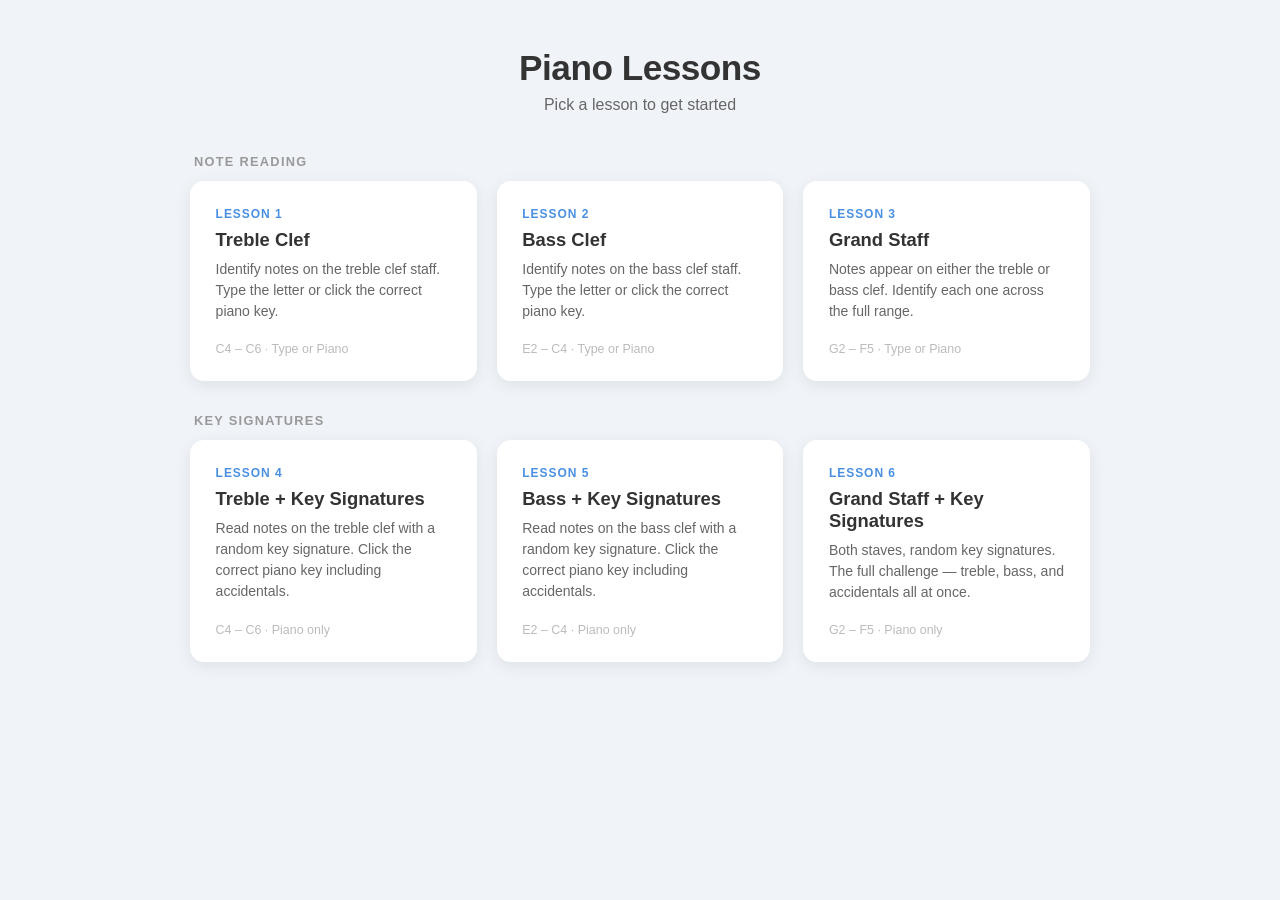
<file: index.html>
<!DOCTYPE html>
<html lang="en">
<head>
    <meta charset="UTF-8">
    <meta name="viewport" content="width=device-width, initial-scale=1.0">
    <title>Piano Lessons</title>
    <style>
        :root { --primary: #4a90e2; }
        * { box-sizing: border-box; margin: 0; padding: 0; }
        body {
            font-family: 'Segoe UI', Tahoma, Geneva, Verdana, sans-serif;
            background: #f0f4f8; min-height: 100vh;
            padding: 3rem 1rem; color: #333;
        }
        header { text-align: center; margin-bottom: 2.5rem; }
        header h1 { font-size: 2.2rem; letter-spacing: -0.5px; }
        header p { margin-top: 0.5rem; color: #666; font-size: 1rem; }

        .section-label {
            max-width: 900px; margin: 2rem auto 0.75rem;
            font-size: 0.8rem; font-weight: 700; letter-spacing: 0.1em;
            text-transform: uppercase; color: #999; padding: 0 0.25rem;
        }
        .lessons {
            display: grid;
            grid-template-columns: repeat(auto-fill, minmax(260px, 1fr));
            gap: 1.25rem; max-width: 900px; margin: 0 auto;
        }
        .lesson-card {
            background: white; border-radius: 14px;
            box-shadow: 0 4px 16px rgba(0,0,0,0.08);
            padding: 1.6rem; text-decoration: none; color: inherit;
            transition: transform 0.15s, box-shadow 0.15s;
            display: flex; flex-direction: column; gap: 0.5rem;
        }
        .lesson-card:hover { transform: translateY(-3px); box-shadow: 0 8px 24px rgba(0,0,0,0.13); }
        .lesson-number { font-size: 0.75rem; font-weight: 700; text-transform: uppercase; letter-spacing: 0.08em; color: var(--primary); }
        .lesson-title  { font-size: 1.15rem; font-weight: 700; }
        .lesson-desc   { font-size: 0.875rem; color: #666; line-height: 1.5; }
        .lesson-badge  { margin-top: auto; padding-top: 0.75rem; font-size: 0.78rem; color: #bbb; }
    </style>
</head>
<body>
<header>
    <h1>Piano Lessons</h1>
    <p>Pick a lesson to get started</p>
</header>

<div class="section-label">Note Reading</div>
<div class="lessons">
    <a href="lesson1.html" class="lesson-card">
        <div class="lesson-number">Lesson 1</div>
        <div class="lesson-title">Treble Clef</div>
        <div class="lesson-desc">Identify notes on the treble clef staff. Type the letter or click the correct piano key.</div>
        <div class="lesson-badge">C4 &ndash; C6 &middot; Type or Piano</div>
    </a>
    <a href="lesson2.html" class="lesson-card">
        <div class="lesson-number">Lesson 2</div>
        <div class="lesson-title">Bass Clef</div>
        <div class="lesson-desc">Identify notes on the bass clef staff. Type the letter or click the correct piano key.</div>
        <div class="lesson-badge">E2 &ndash; C4 &middot; Type or Piano</div>
    </a>
    <a href="lesson3.html" class="lesson-card">
        <div class="lesson-number">Lesson 3</div>
        <div class="lesson-title">Grand Staff</div>
        <div class="lesson-desc">Notes appear on either the treble or bass clef. Identify each one across the full range.</div>
        <div class="lesson-badge">G2 &ndash; F5 &middot; Type or Piano</div>
    </a>
</div>

<div class="section-label">Key Signatures</div>
<div class="lessons">
    <a href="lesson4.html" class="lesson-card">
        <div class="lesson-number">Lesson 4</div>
        <div class="lesson-title">Treble + Key Signatures</div>
        <div class="lesson-desc">Read notes on the treble clef with a random key signature. Click the correct piano key including accidentals.</div>
        <div class="lesson-badge">C4 &ndash; C6 &middot; Piano only</div>
    </a>
    <a href="lesson5.html" class="lesson-card">
        <div class="lesson-number">Lesson 5</div>
        <div class="lesson-title">Bass + Key Signatures</div>
        <div class="lesson-desc">Read notes on the bass clef with a random key signature. Click the correct piano key including accidentals.</div>
        <div class="lesson-badge">E2 &ndash; C4 &middot; Piano only</div>
    </a>
    <a href="lesson6.html" class="lesson-card">
        <div class="lesson-number">Lesson 6</div>
        <div class="lesson-title">Grand Staff + Key Signatures</div>
        <div class="lesson-desc">Both staves, random key signatures. The full challenge &mdash; treble, bass, and accidentals all at once.</div>
        <div class="lesson-badge">G2 &ndash; F5 &middot; Piano only</div>
    </a>
</div>
</body>
</html>
</file>
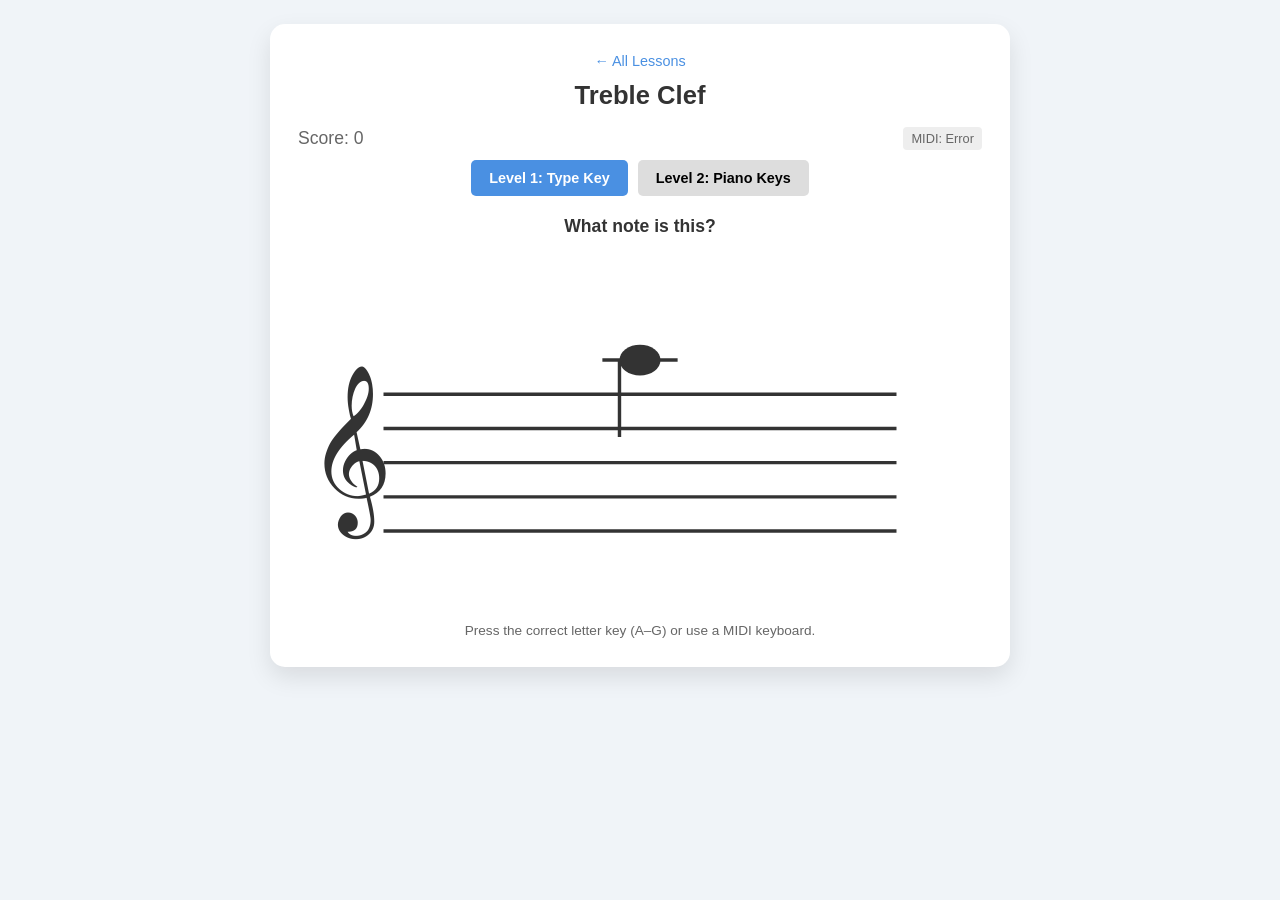
<file: lesson1.html>
<!DOCTYPE html>
<html lang="en">
<head>
    <meta charset="UTF-8">
    <meta name="viewport" content="width=device-width, initial-scale=1.0">
    <title>Lesson 1: Treble Clef</title>
    <link rel="stylesheet" href="shared.css">
</head>
<body>
<div class="game-container">
    <a href="index.html" class="back-link">&larr; All Lessons</a>
    <h1>Treble Clef</h1>
    <div class="status-bar">
        <div class="score-board">Score: <span id="score">0</span></div>
        <div id="midi-status" class="midi-status">MIDI: Not Connected</div>
    </div>
    <div id="controls" class="controls">
        <button id="btn-level-1" class="active" onclick="setLevel(1)">Level 1: Type Key</button>
        <button id="btn-level-2" onclick="setLevel(2)">Level 2: Piano Keys</button>
    </div>
    <div class="feedback" id="feedback">Listen to the note...</div>
    <div class="staff-container">
        <svg width="400" height="190" viewBox="0 0 400 190">
            <text x="5" y="135" font-size="85" class="clef-symbol">&#119070;</text>
            <line x1="50" y1="75"  x2="350" y2="75"  class="staff-line"/>
            <line x1="50" y1="95"  x2="350" y2="95"  class="staff-line"/>
            <line x1="50" y1="115" x2="350" y2="115" class="staff-line"/>
            <line x1="50" y1="135" x2="350" y2="135" class="staff-line"/>
            <line x1="50" y1="155" x2="350" y2="155" class="staff-line"/>
            <g id="note-group">
                <line id="ledger-line-low"  x1="178" y1="0" x2="222" y2="0" class="ledger-line" style="display:none"/>
                <line id="ledger-line-high" x1="178" y1="0" x2="222" y2="0" class="ledger-line" style="display:none"/>
                <ellipse id="note-head" cx="200" cy="0" rx="12" ry="9" class="note-head"/>
                <line id="note-stem" x1="0" y1="0" x2="0" y2="0" class="note-stem" style="display:none"/>
            </g>
        </svg>
    </div>
    <div class="piano-scroll"><div id="keyboard-area" class="piano"></div></div>
    <div class="instructions" id="instructions">Press the correct letter key (A&ndash;G) or use a MIDI keyboard.</div>
</div>
<script>
window.LESSON_CONFIG = {
    clefType: 'treble',
    pianoOnly: false,
    useKeySignatures: false,
    pianoMin: 60,
    pianoMax: 84,
    notesData: [
        { name:'C', octave:4, freq: 261.63, y:175, stemDown:false, ledgerLow:1, ledgerHigh:0, midi:60 },
        { name:'D', octave:4, freq: 293.66, y:165, stemDown:false, ledgerLow:0, ledgerHigh:0, midi:62 },
        { name:'E', octave:4, freq: 329.63, y:155, stemDown:false, ledgerLow:0, ledgerHigh:0, midi:64 },
        { name:'F', octave:4, freq: 349.23, y:145, stemDown:false, ledgerLow:0, ledgerHigh:0, midi:65 },
        { name:'G', octave:4, freq: 392.00, y:135, stemDown:false, ledgerLow:0, ledgerHigh:0, midi:67 },
        { name:'A', octave:4, freq: 440.00, y:125, stemDown:false, ledgerLow:0, ledgerHigh:0, midi:69 },
        { name:'B', octave:4, freq: 493.88, y:115, stemDown:false, ledgerLow:0, ledgerHigh:0, midi:71 },
        { name:'C', octave:5, freq: 523.25, y:105, stemDown:false, ledgerLow:0, ledgerHigh:0, midi:72 },
        { name:'D', octave:5, freq: 587.33, y: 95, stemDown:true,  ledgerLow:0, ledgerHigh:0, midi:74 },
        { name:'E', octave:5, freq: 659.25, y: 85, stemDown:true,  ledgerLow:0, ledgerHigh:0, midi:76 },
        { name:'F', octave:5, freq: 698.46, y: 75, stemDown:true,  ledgerLow:0, ledgerHigh:0, midi:77 },
        { name:'G', octave:5, freq: 783.99, y: 65, stemDown:true,  ledgerLow:0, ledgerHigh:0, midi:79 },
        { name:'A', octave:5, freq: 880.00, y: 55, stemDown:true,  ledgerLow:0, ledgerHigh:1, midi:81 },
        { name:'B', octave:5, freq: 987.77, y: 45, stemDown:true,  ledgerLow:0, ledgerHigh:1, midi:83 },
        { name:'C', octave:6, freq:1046.50, y: 35, stemDown:true,  ledgerLow:0, ledgerHigh:2, midi:84 },
    ],
};
</script>
<script src="game.js"></script>
</body>
</html>
</file>
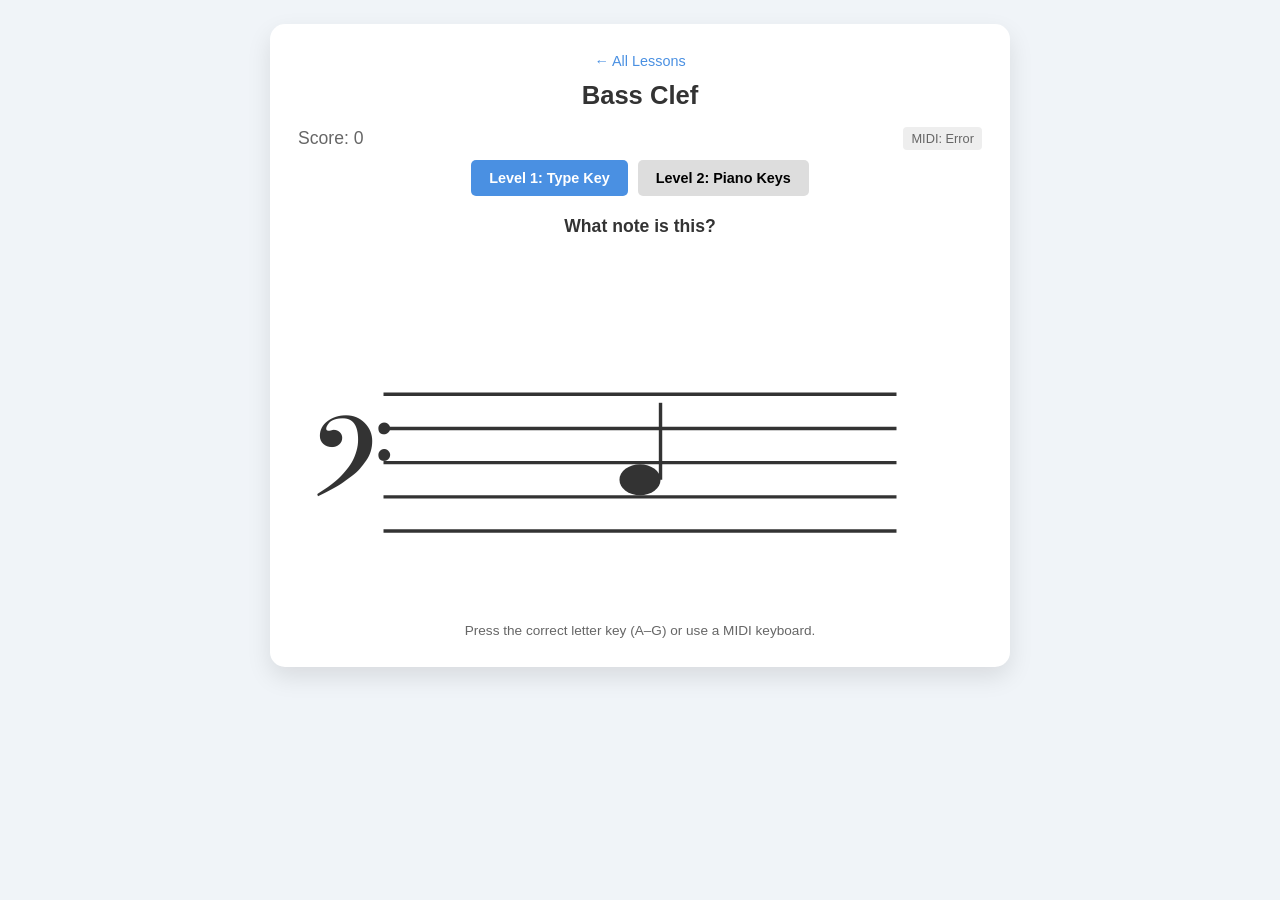
<file: lesson2.html>
<!DOCTYPE html>
<html lang="en">
<head>
    <meta charset="UTF-8">
    <meta name="viewport" content="width=device-width, initial-scale=1.0">
    <title>Lesson 2: Bass Clef</title>
    <link rel="stylesheet" href="shared.css">
</head>
<body>
<div class="game-container">
    <a href="index.html" class="back-link">&larr; All Lessons</a>
    <h1>Bass Clef</h1>
    <div class="status-bar">
        <div class="score-board">Score: <span id="score">0</span></div>
        <div id="midi-status" class="midi-status">MIDI: Not Connected</div>
    </div>
    <div id="controls" class="controls">
        <button id="btn-level-1" class="active" onclick="setLevel(1)">Level 1: Type Key</button>
        <button id="btn-level-2" onclick="setLevel(2)">Level 2: Piano Keys</button>
    </div>
    <div class="feedback" id="feedback">Listen to the note...</div>
    <div class="staff-container">
        <svg width="400" height="190" viewBox="0 0 400 190">
            <text x="5" y="148" font-size="80" class="clef-symbol">&#119074;</text>
            <line x1="50" y1="75"  x2="350" y2="75"  class="staff-line"/>
            <line x1="50" y1="95"  x2="350" y2="95"  class="staff-line"/>
            <line x1="50" y1="115" x2="350" y2="115" class="staff-line"/>
            <line x1="50" y1="135" x2="350" y2="135" class="staff-line"/>
            <line x1="50" y1="155" x2="350" y2="155" class="staff-line"/>
            <g id="note-group">
                <line id="ledger-line-low"  x1="178" y1="0" x2="222" y2="0" class="ledger-line" style="display:none"/>
                <line id="ledger-line-high" x1="178" y1="0" x2="222" y2="0" class="ledger-line" style="display:none"/>
                <ellipse id="note-head" cx="200" cy="0" rx="12" ry="9" class="note-head"/>
                <line id="note-stem" x1="0" y1="0" x2="0" y2="0" class="note-stem" style="display:none"/>
            </g>
        </svg>
    </div>
    <div class="piano-scroll"><div id="keyboard-area" class="piano"></div></div>
    <div class="instructions" id="instructions">Press the correct letter key (A&ndash;G) or use a MIDI keyboard.</div>
</div>
<script>
// Bass clef staff lines (same y coords): G2=155, B2=135, D3=115, F3=95, A3=75
window.LESSON_CONFIG = {
    clefType: 'bass',
    pianoOnly: false,
    useKeySignatures: false,
    pianoMin: 36,  // C2
    pianoMax: 60,  // C4
    notesData: [
        { name:'E', octave:2, freq:  82.41, y:175, stemDown:false, ledgerLow:1, ledgerHigh:0, midi:40 },
        { name:'F', octave:2, freq:  87.31, y:165, stemDown:false, ledgerLow:0, ledgerHigh:0, midi:41 },
        { name:'G', octave:2, freq:  98.00, y:155, stemDown:false, ledgerLow:0, ledgerHigh:0, midi:43 },
        { name:'A', octave:2, freq: 110.00, y:145, stemDown:false, ledgerLow:0, ledgerHigh:0, midi:45 },
        { name:'B', octave:2, freq: 123.47, y:135, stemDown:false, ledgerLow:0, ledgerHigh:0, midi:47 },
        { name:'C', octave:3, freq: 130.81, y:125, stemDown:false, ledgerLow:0, ledgerHigh:0, midi:48 },
        { name:'D', octave:3, freq: 146.83, y:115, stemDown:false, ledgerLow:0, ledgerHigh:0, midi:50 },
        { name:'E', octave:3, freq: 164.81, y:105, stemDown:true,  ledgerLow:0, ledgerHigh:0, midi:52 },
        { name:'F', octave:3, freq: 174.61, y: 95, stemDown:true,  ledgerLow:0, ledgerHigh:0, midi:53 },
        { name:'G', octave:3, freq: 196.00, y: 85, stemDown:true,  ledgerLow:0, ledgerHigh:0, midi:55 },
        { name:'A', octave:3, freq: 220.00, y: 75, stemDown:true,  ledgerLow:0, ledgerHigh:0, midi:57 },
        { name:'B', octave:3, freq: 246.94, y: 65, stemDown:true,  ledgerLow:0, ledgerHigh:0, midi:59 },
        { name:'C', octave:4, freq: 261.63, y: 55, stemDown:true,  ledgerLow:0, ledgerHigh:1, midi:60 },
    ],
};
</script>
<script src="game.js"></script>
</body>
</html>
</file>
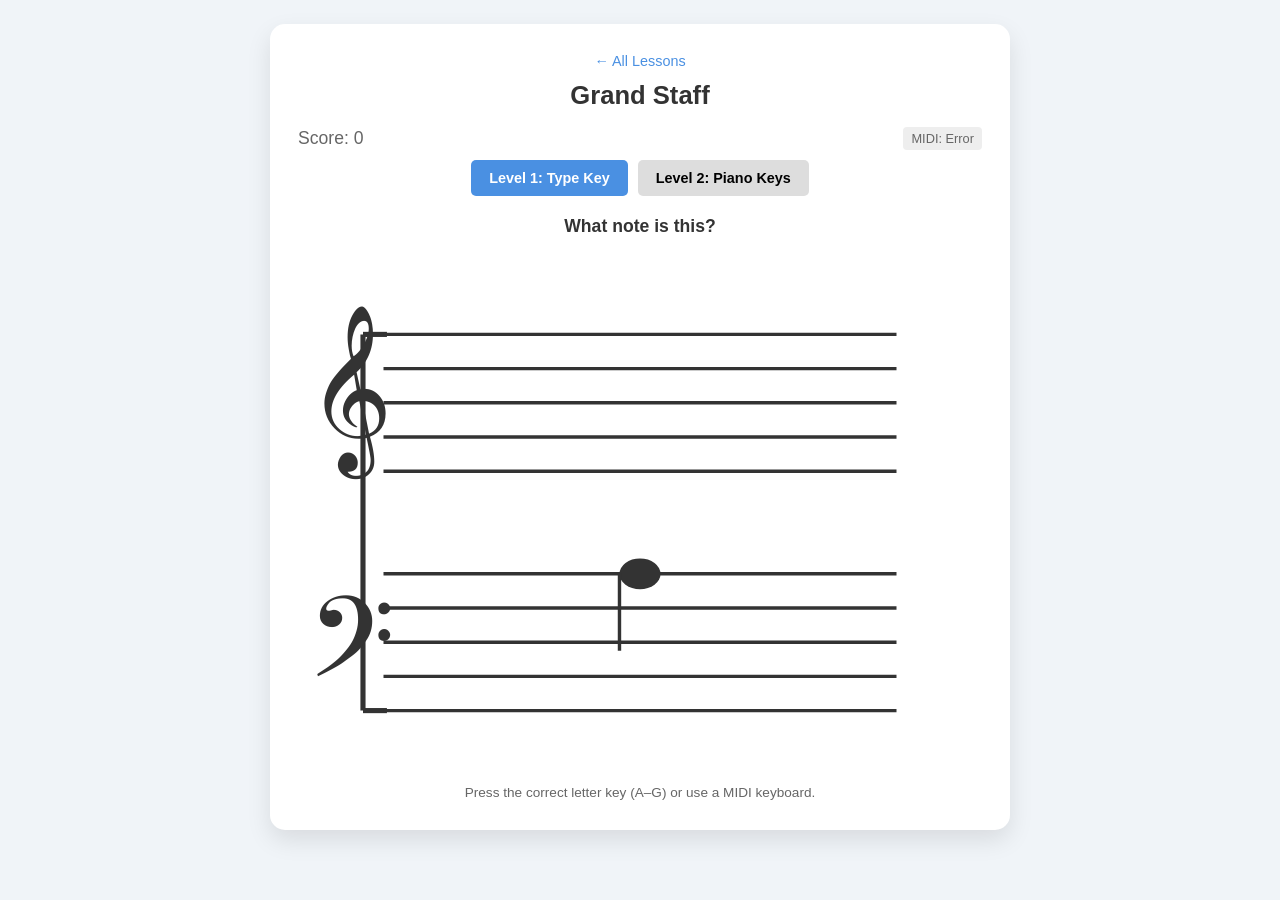
<file: lesson3.html>
<!DOCTYPE html>
<html lang="en">
<head>
    <meta charset="UTF-8">
    <meta name="viewport" content="width=device-width, initial-scale=1.0">
    <title>Lesson 3: Grand Staff</title>
    <link rel="stylesheet" href="shared.css">
</head>
<body>
<div class="game-container">
    <a href="index.html" class="back-link">&larr; All Lessons</a>
    <h1>Grand Staff</h1>
    <div class="status-bar">
        <div class="score-board">Score: <span id="score">0</span></div>
        <div id="midi-status" class="midi-status">MIDI: Not Connected</div>
    </div>
    <div id="controls" class="controls">
        <button id="btn-level-1" class="active" onclick="setLevel(1)">Level 1: Type Key</button>
        <button id="btn-level-2" onclick="setLevel(2)">Level 2: Piano Keys</button>
    </div>
    <div class="feedback" id="feedback">Listen to the note...</div>

    <!-- Grand staff: treble lines y=40-120, bass lines y=180-260 -->
    <div class="staff-container">
        <svg width="400" height="285" viewBox="0 0 400 285">
            <!-- Bracket connecting both staves -->
            <line x1="38" y1="40"  x2="38" y2="260" stroke="#333" stroke-width="3"/>
            <line x1="38" y1="40"  x2="52" y2="40"  stroke="#333" stroke-width="3"/>
            <line x1="38" y1="260" x2="52" y2="260" stroke="#333" stroke-width="3"/>
            <!-- Treble clef -->
            <text x="5" y="100" font-size="85" class="clef-symbol">&#119070;</text>
            <!-- Treble staff lines -->
            <line x1="50" y1="40"  x2="350" y2="40"  class="staff-line"/>
            <line x1="50" y1="60"  x2="350" y2="60"  class="staff-line"/>
            <line x1="50" y1="80"  x2="350" y2="80"  class="staff-line"/>
            <line x1="50" y1="100" x2="350" y2="100" class="staff-line"/>
            <line x1="50" y1="120" x2="350" y2="120" class="staff-line"/>
            <!-- Bass clef -->
            <text x="5" y="253" font-size="80" class="clef-symbol">&#119074;</text>
            <!-- Bass staff lines -->
            <line x1="50" y1="180" x2="350" y2="180" class="staff-line"/>
            <line x1="50" y1="200" x2="350" y2="200" class="staff-line"/>
            <line x1="50" y1="220" x2="350" y2="220" class="staff-line"/>
            <line x1="50" y1="240" x2="350" y2="240" class="staff-line"/>
            <line x1="50" y1="260" x2="350" y2="260" class="staff-line"/>
            <!-- Treble note group -->
            <g id="treble-note-group">
                <ellipse id="treble-note-head" cx="200" cy="0" rx="12" ry="9" class="note-head"/>
                <line id="treble-note-stem" x1="0" y1="0" x2="0" y2="0" class="note-stem" style="display:none"/>
            </g>
            <!-- Bass note group -->
            <g id="bass-note-group">
                <ellipse id="bass-note-head" cx="200" cy="0" rx="12" ry="9" class="note-head"/>
                <line id="bass-note-stem" x1="0" y1="0" x2="0" y2="0" class="note-stem" style="display:none"/>
            </g>
        </svg>
    </div>

    <div class="piano-scroll"><div id="keyboard-area" class="piano"></div></div>
    <div class="instructions" id="instructions">Press the correct letter key (A&ndash;G) or use a MIDI keyboard.</div>
</div>
<script>
// Treble staff lines: F5=40, D5=60, B4=80, G4=100, E4=120
// Bass  staff lines: A3=180, F3=200, D3=220, B2=240, G2=260
window.LESSON_CONFIG = {
    clefType: 'grand',
    pianoOnly: false,
    useKeySignatures: false,
    pianoMin: 43,  // G2 (lowest note in lesson)
    pianoMax: 77,  // F5 (highest note in lesson)
    notesData: [
        // ── Treble notes (C4–F5) ──
        { name:'C', octave:4, freq: 261.63, y:140, stemDown:false, ledgerLow:1, ledgerHigh:0, midi:60, clef:'treble' },
        { name:'D', octave:4, freq: 293.66, y:130, stemDown:false, ledgerLow:0, ledgerHigh:0, midi:62, clef:'treble' },
        { name:'E', octave:4, freq: 329.63, y:120, stemDown:false, ledgerLow:0, ledgerHigh:0, midi:64, clef:'treble' },
        { name:'F', octave:4, freq: 349.23, y:110, stemDown:false, ledgerLow:0, ledgerHigh:0, midi:65, clef:'treble' },
        { name:'G', octave:4, freq: 392.00, y:100, stemDown:false, ledgerLow:0, ledgerHigh:0, midi:67, clef:'treble' },
        { name:'A', octave:4, freq: 440.00, y: 90, stemDown:false, ledgerLow:0, ledgerHigh:0, midi:69, clef:'treble' },
        { name:'B', octave:4, freq: 493.88, y: 80, stemDown:false, ledgerLow:0, ledgerHigh:0, midi:71, clef:'treble' },
        { name:'C', octave:5, freq: 523.25, y: 70, stemDown:true,  ledgerLow:0, ledgerHigh:0, midi:72, clef:'treble' },
        { name:'D', octave:5, freq: 587.33, y: 60, stemDown:true,  ledgerLow:0, ledgerHigh:0, midi:74, clef:'treble' },
        { name:'E', octave:5, freq: 659.25, y: 50, stemDown:true,  ledgerLow:0, ledgerHigh:0, midi:76, clef:'treble' },
        { name:'F', octave:5, freq: 698.46, y: 40, stemDown:true,  ledgerLow:0, ledgerHigh:0, midi:77, clef:'treble' },
        // ── Bass notes (G2–B3) ──
        { name:'G', octave:2, freq:  98.00, y:260, stemDown:false, ledgerLow:0, ledgerHigh:0, midi:43, clef:'bass' },
        { name:'A', octave:2, freq: 110.00, y:250, stemDown:false, ledgerLow:0, ledgerHigh:0, midi:45, clef:'bass' },
        { name:'B', octave:2, freq: 123.47, y:240, stemDown:false, ledgerLow:0, ledgerHigh:0, midi:47, clef:'bass' },
        { name:'C', octave:3, freq: 130.81, y:230, stemDown:false, ledgerLow:0, ledgerHigh:0, midi:48, clef:'bass' },
        { name:'D', octave:3, freq: 146.83, y:220, stemDown:false, ledgerLow:0, ledgerHigh:0, midi:50, clef:'bass' },
        { name:'E', octave:3, freq: 164.81, y:210, stemDown:true,  ledgerLow:0, ledgerHigh:0, midi:52, clef:'bass' },
        { name:'F', octave:3, freq: 174.61, y:200, stemDown:true,  ledgerLow:0, ledgerHigh:0, midi:53, clef:'bass' },
        { name:'G', octave:3, freq: 196.00, y:190, stemDown:true,  ledgerLow:0, ledgerHigh:0, midi:55, clef:'bass' },
        { name:'A', octave:3, freq: 220.00, y:180, stemDown:true,  ledgerLow:0, ledgerHigh:0, midi:57, clef:'bass' },
        { name:'B', octave:3, freq: 246.94, y:170, stemDown:true,  ledgerLow:0, ledgerHigh:0, midi:59, clef:'bass' },
    ],
};
</script>
<script src="game.js"></script>
</body>
</html>
</file>
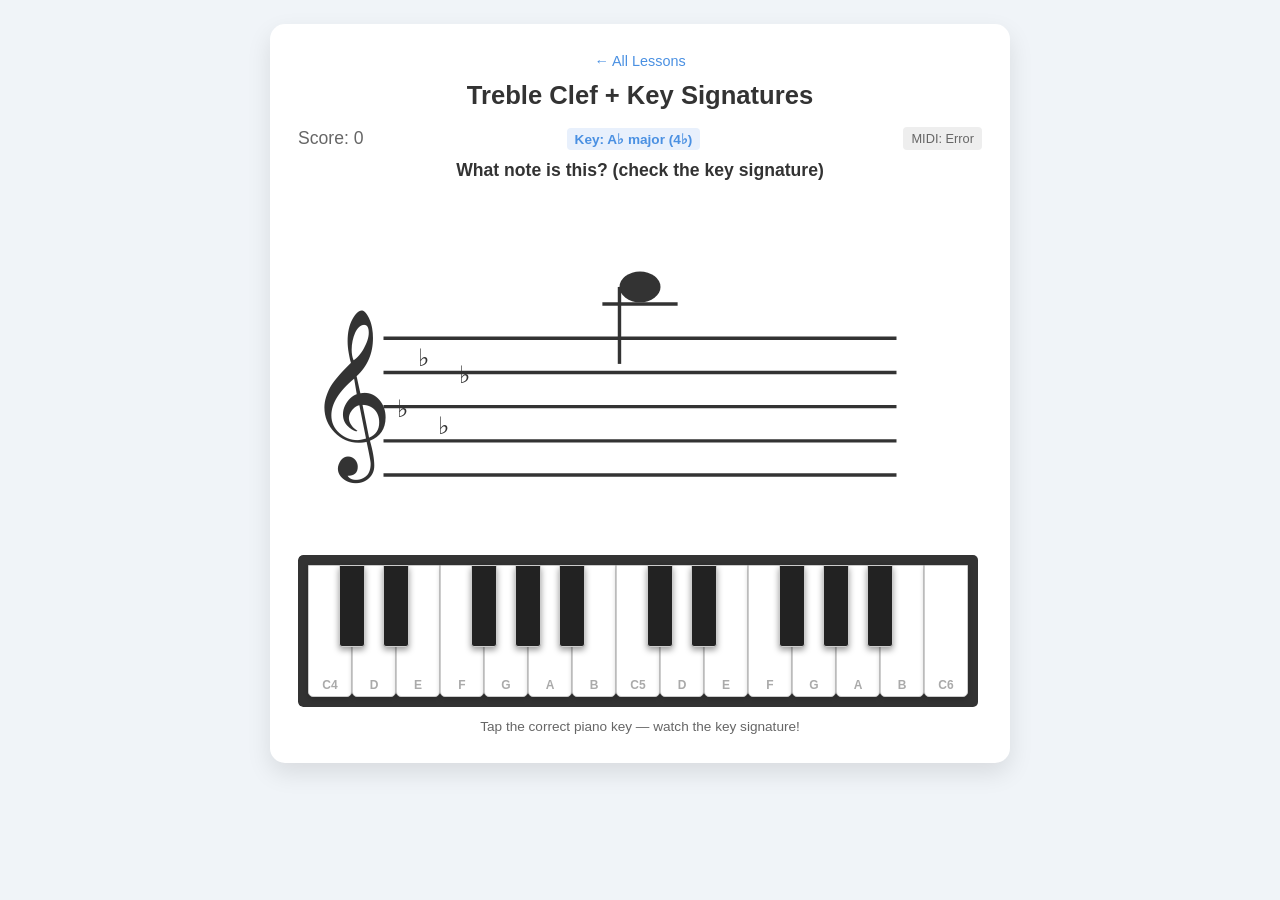
<file: lesson4.html>
<!DOCTYPE html>
<html lang="en">
<head>
    <meta charset="UTF-8">
    <meta name="viewport" content="width=device-width, initial-scale=1.0">
    <title>Lesson 4: Treble Clef + Key Signatures</title>
    <link rel="stylesheet" href="shared.css">
</head>
<body>
<div class="game-container">
    <a href="index.html" class="back-link">&larr; All Lessons</a>
    <h1>Treble Clef + Key Signatures</h1>
    <div class="status-bar">
        <div class="score-board">Score: <span id="score">0</span></div>
        <span id="key-sig-label" class="key-sig-label"></span>
        <div id="midi-status" class="midi-status">MIDI: Not Connected</div>
    </div>
    <div id="controls" class="controls"></div>
    <div class="feedback" id="feedback">Listen to the note...</div>
    <div class="staff-container">
        <svg width="400" height="190" viewBox="0 0 400 190">
            <text x="5" y="135" font-size="85" class="clef-symbol">&#119070;</text>
            <line x1="50" y1="75"  x2="350" y2="75"  class="staff-line"/>
            <line x1="50" y1="95"  x2="350" y2="95"  class="staff-line"/>
            <line x1="50" y1="115" x2="350" y2="115" class="staff-line"/>
            <line x1="50" y1="135" x2="350" y2="135" class="staff-line"/>
            <line x1="50" y1="155" x2="350" y2="155" class="staff-line"/>
            <g id="keysig-group"></g>
            <g id="note-group">
                <line id="ledger-line-low"  x1="178" y1="0" x2="222" y2="0" class="ledger-line" style="display:none"/>
                <line id="ledger-line-high" x1="178" y1="0" x2="222" y2="0" class="ledger-line" style="display:none"/>
                <ellipse id="note-head" cx="200" cy="0" rx="12" ry="9" class="note-head"/>
                <line id="note-stem" x1="0" y1="0" x2="0" y2="0" class="note-stem" style="display:none"/>
            </g>
        </svg>
    </div>
    <div class="piano-scroll"><div id="keyboard-area" class="piano"></div></div>
    <div class="instructions" id="instructions">Tap the correct piano key &mdash; watch the key signature!</div>
</div>
<script>
window.LESSON_CONFIG = {
    clefType: 'treble',
    pianoOnly: true,
    useKeySignatures: true,
    pianoMin: 60,
    pianoMax: 84,
    notesData: [
        { name:'C', octave:4, freq: 261.63, y:175, stemDown:false, ledgerLow:1, ledgerHigh:0, midi:60 },
        { name:'D', octave:4, freq: 293.66, y:165, stemDown:false, ledgerLow:0, ledgerHigh:0, midi:62 },
        { name:'E', octave:4, freq: 329.63, y:155, stemDown:false, ledgerLow:0, ledgerHigh:0, midi:64 },
        { name:'F', octave:4, freq: 349.23, y:145, stemDown:false, ledgerLow:0, ledgerHigh:0, midi:65 },
        { name:'G', octave:4, freq: 392.00, y:135, stemDown:false, ledgerLow:0, ledgerHigh:0, midi:67 },
        { name:'A', octave:4, freq: 440.00, y:125, stemDown:false, ledgerLow:0, ledgerHigh:0, midi:69 },
        { name:'B', octave:4, freq: 493.88, y:115, stemDown:false, ledgerLow:0, ledgerHigh:0, midi:71 },
        { name:'C', octave:5, freq: 523.25, y:105, stemDown:false, ledgerLow:0, ledgerHigh:0, midi:72 },
        { name:'D', octave:5, freq: 587.33, y: 95, stemDown:true,  ledgerLow:0, ledgerHigh:0, midi:74 },
        { name:'E', octave:5, freq: 659.25, y: 85, stemDown:true,  ledgerLow:0, ledgerHigh:0, midi:76 },
        { name:'F', octave:5, freq: 698.46, y: 75, stemDown:true,  ledgerLow:0, ledgerHigh:0, midi:77 },
        { name:'G', octave:5, freq: 783.99, y: 65, stemDown:true,  ledgerLow:0, ledgerHigh:0, midi:79 },
        { name:'A', octave:5, freq: 880.00, y: 55, stemDown:true,  ledgerLow:0, ledgerHigh:1, midi:81 },
        { name:'B', octave:5, freq: 987.77, y: 45, stemDown:true,  ledgerLow:0, ledgerHigh:1, midi:83 },
        { name:'C', octave:6, freq:1046.50, y: 35, stemDown:true,  ledgerLow:0, ledgerHigh:2, midi:84 },
    ],
};
</script>
<script src="game.js"></script>
</body>
</html>
</file>
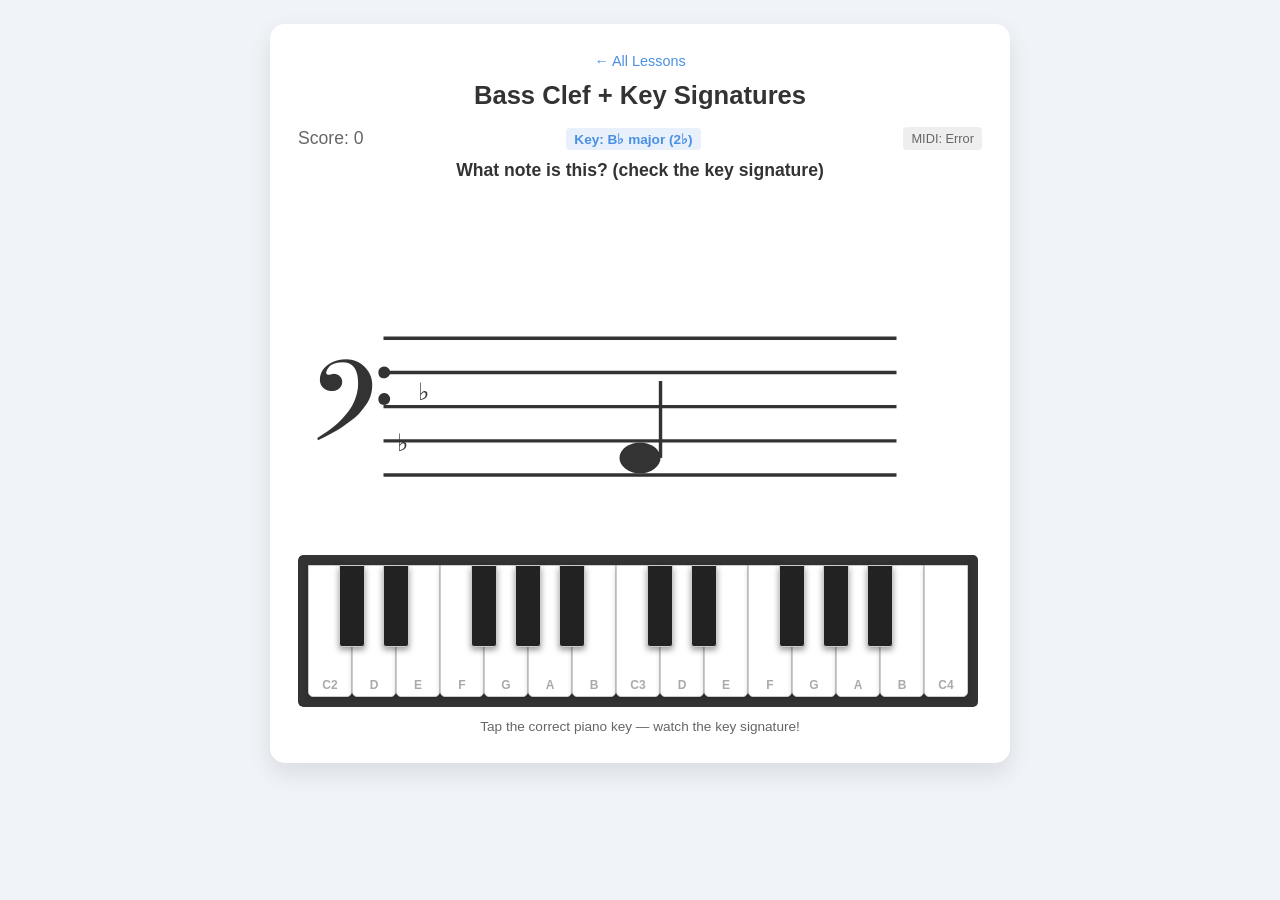
<file: lesson5.html>
<!DOCTYPE html>
<html lang="en">
<head>
    <meta charset="UTF-8">
    <meta name="viewport" content="width=device-width, initial-scale=1.0">
    <title>Lesson 5: Bass Clef + Key Signatures</title>
    <link rel="stylesheet" href="shared.css">
</head>
<body>
<div class="game-container">
    <a href="index.html" class="back-link">&larr; All Lessons</a>
    <h1>Bass Clef + Key Signatures</h1>
    <div class="status-bar">
        <div class="score-board">Score: <span id="score">0</span></div>
        <span id="key-sig-label" class="key-sig-label"></span>
        <div id="midi-status" class="midi-status">MIDI: Not Connected</div>
    </div>
    <div id="controls" class="controls"></div>
    <div class="feedback" id="feedback">Listen to the note...</div>
    <div class="staff-container">
        <svg width="400" height="190" viewBox="0 0 400 190">
            <text x="5" y="148" font-size="80" class="clef-symbol">&#119074;</text>
            <line x1="50" y1="75"  x2="350" y2="75"  class="staff-line"/>
            <line x1="50" y1="95"  x2="350" y2="95"  class="staff-line"/>
            <line x1="50" y1="115" x2="350" y2="115" class="staff-line"/>
            <line x1="50" y1="135" x2="350" y2="135" class="staff-line"/>
            <line x1="50" y1="155" x2="350" y2="155" class="staff-line"/>
            <g id="keysig-group"></g>
            <g id="note-group">
                <line id="ledger-line-low"  x1="178" y1="0" x2="222" y2="0" class="ledger-line" style="display:none"/>
                <line id="ledger-line-high" x1="178" y1="0" x2="222" y2="0" class="ledger-line" style="display:none"/>
                <ellipse id="note-head" cx="200" cy="0" rx="12" ry="9" class="note-head"/>
                <line id="note-stem" x1="0" y1="0" x2="0" y2="0" class="note-stem" style="display:none"/>
            </g>
        </svg>
    </div>
    <div class="piano-scroll"><div id="keyboard-area" class="piano"></div></div>
    <div class="instructions" id="instructions">Tap the correct piano key &mdash; watch the key signature!</div>
</div>
<script>
window.LESSON_CONFIG = {
    clefType: 'bass',
    pianoOnly: true,
    useKeySignatures: true,
    pianoMin: 36,  // C2
    pianoMax: 60,  // C4
    notesData: [
        { name:'E', octave:2, freq:  82.41, y:175, stemDown:false, ledgerLow:1, ledgerHigh:0, midi:40 },
        { name:'F', octave:2, freq:  87.31, y:165, stemDown:false, ledgerLow:0, ledgerHigh:0, midi:41 },
        { name:'G', octave:2, freq:  98.00, y:155, stemDown:false, ledgerLow:0, ledgerHigh:0, midi:43 },
        { name:'A', octave:2, freq: 110.00, y:145, stemDown:false, ledgerLow:0, ledgerHigh:0, midi:45 },
        { name:'B', octave:2, freq: 123.47, y:135, stemDown:false, ledgerLow:0, ledgerHigh:0, midi:47 },
        { name:'C', octave:3, freq: 130.81, y:125, stemDown:false, ledgerLow:0, ledgerHigh:0, midi:48 },
        { name:'D', octave:3, freq: 146.83, y:115, stemDown:false, ledgerLow:0, ledgerHigh:0, midi:50 },
        { name:'E', octave:3, freq: 164.81, y:105, stemDown:true,  ledgerLow:0, ledgerHigh:0, midi:52 },
        { name:'F', octave:3, freq: 174.61, y: 95, stemDown:true,  ledgerLow:0, ledgerHigh:0, midi:53 },
        { name:'G', octave:3, freq: 196.00, y: 85, stemDown:true,  ledgerLow:0, ledgerHigh:0, midi:55 },
        { name:'A', octave:3, freq: 220.00, y: 75, stemDown:true,  ledgerLow:0, ledgerHigh:0, midi:57 },
        { name:'B', octave:3, freq: 246.94, y: 65, stemDown:true,  ledgerLow:0, ledgerHigh:0, midi:59 },
        { name:'C', octave:4, freq: 261.63, y: 55, stemDown:true,  ledgerLow:0, ledgerHigh:1, midi:60 },
    ],
};
</script>
<script src="game.js"></script>
</body>
</html>
</file>
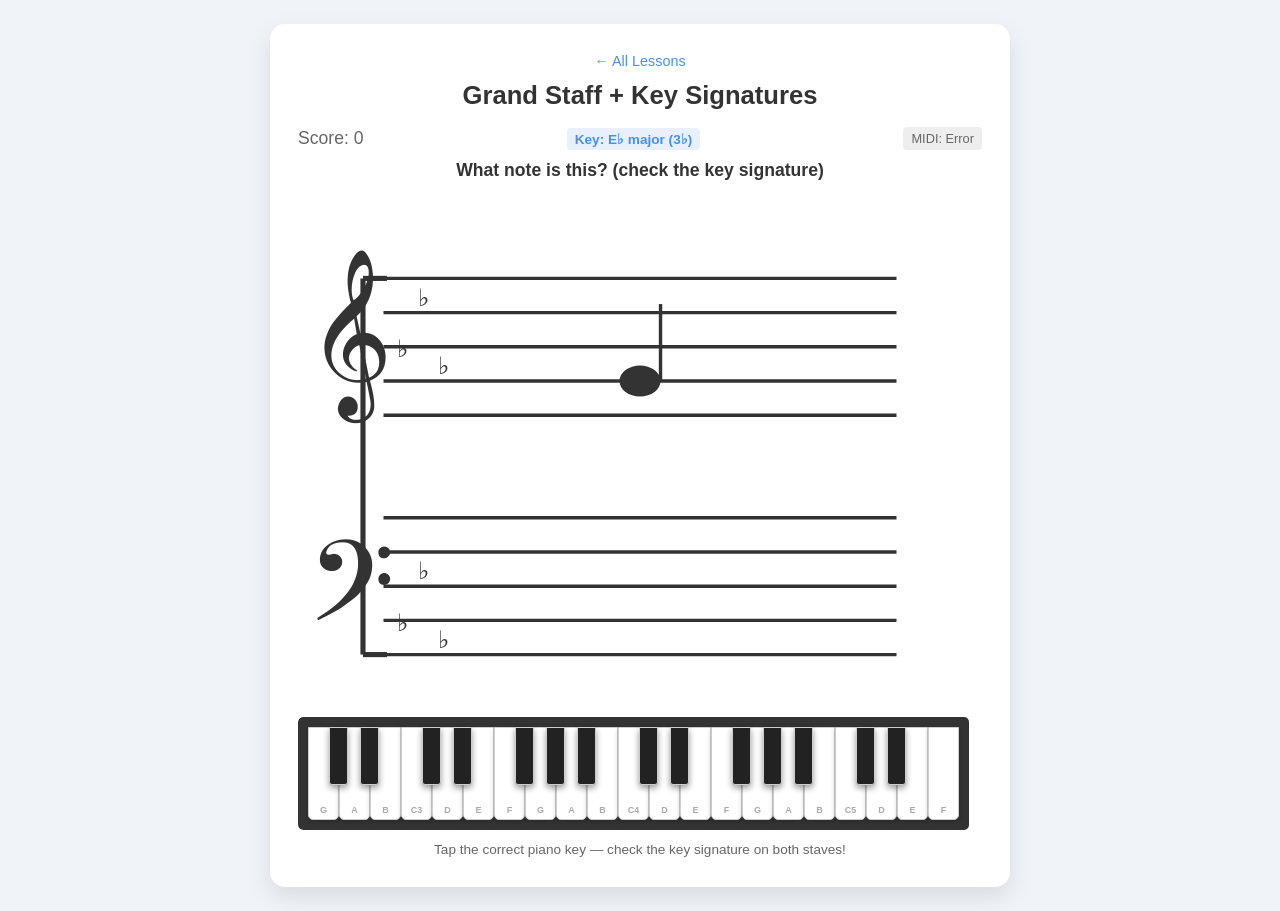
<file: lesson6.html>
<!DOCTYPE html>
<html lang="en">
<head>
    <meta charset="UTF-8">
    <meta name="viewport" content="width=device-width, initial-scale=1.0">
    <title>Lesson 6: Grand Staff + Key Signatures</title>
    <link rel="stylesheet" href="shared.css">
</head>
<body>
<div class="game-container">
    <a href="index.html" class="back-link">&larr; All Lessons</a>
    <h1>Grand Staff + Key Signatures</h1>
    <div class="status-bar">
        <div class="score-board">Score: <span id="score">0</span></div>
        <span id="key-sig-label" class="key-sig-label"></span>
        <div id="midi-status" class="midi-status">MIDI: Not Connected</div>
    </div>
    <div id="controls" class="controls"></div>
    <div class="feedback" id="feedback">Listen to the note...</div>

    <div class="staff-container">
        <svg width="400" height="285" viewBox="0 0 400 285">
            <!-- Bracket -->
            <line x1="38" y1="40"  x2="38" y2="260" stroke="#333" stroke-width="3"/>
            <line x1="38" y1="40"  x2="52" y2="40"  stroke="#333" stroke-width="3"/>
            <line x1="38" y1="260" x2="52" y2="260" stroke="#333" stroke-width="3"/>
            <!-- Treble clef -->
            <text x="5" y="100" font-size="85" class="clef-symbol">&#119070;</text>
            <!-- Treble staff -->
            <line x1="50" y1="40"  x2="350" y2="40"  class="staff-line"/>
            <line x1="50" y1="60"  x2="350" y2="60"  class="staff-line"/>
            <line x1="50" y1="80"  x2="350" y2="80"  class="staff-line"/>
            <line x1="50" y1="100" x2="350" y2="100" class="staff-line"/>
            <line x1="50" y1="120" x2="350" y2="120" class="staff-line"/>
            <!-- Bass clef -->
            <text x="5" y="253" font-size="80" class="clef-symbol">&#119074;</text>
            <!-- Bass staff -->
            <line x1="50" y1="180" x2="350" y2="180" class="staff-line"/>
            <line x1="50" y1="200" x2="350" y2="200" class="staff-line"/>
            <line x1="50" y1="220" x2="350" y2="220" class="staff-line"/>
            <line x1="50" y1="240" x2="350" y2="240" class="staff-line"/>
            <line x1="50" y1="260" x2="350" y2="260" class="staff-line"/>
            <!-- Key signature groups -->
            <g id="treble-keysig-group"></g>
            <g id="bass-keysig-group"></g>
            <!-- Treble note group -->
            <g id="treble-note-group">
                <ellipse id="treble-note-head" cx="200" cy="0" rx="12" ry="9" class="note-head"/>
                <line id="treble-note-stem" x1="0" y1="0" x2="0" y2="0" class="note-stem" style="display:none"/>
            </g>
            <!-- Bass note group -->
            <g id="bass-note-group">
                <ellipse id="bass-note-head" cx="200" cy="0" rx="12" ry="9" class="note-head"/>
                <line id="bass-note-stem" x1="0" y1="0" x2="0" y2="0" class="note-stem" style="display:none"/>
            </g>
        </svg>
    </div>

    <div class="piano-scroll"><div id="keyboard-area" class="piano"></div></div>
    <div class="instructions" id="instructions">Tap the correct piano key &mdash; check the key signature on both staves!</div>
</div>
<script>
window.LESSON_CONFIG = {
    clefType: 'grand',
    pianoOnly: true,
    useKeySignatures: true,
    pianoMin: 43,  // G2 (lowest note in lesson)
    pianoMax: 77,  // F5 (highest note in lesson)
    notesData: [
        // ── Treble (C4–F5) ──
        { name:'C', octave:4, freq: 261.63, y:140, stemDown:false, ledgerLow:1, ledgerHigh:0, midi:60, clef:'treble' },
        { name:'D', octave:4, freq: 293.66, y:130, stemDown:false, ledgerLow:0, ledgerHigh:0, midi:62, clef:'treble' },
        { name:'E', octave:4, freq: 329.63, y:120, stemDown:false, ledgerLow:0, ledgerHigh:0, midi:64, clef:'treble' },
        { name:'F', octave:4, freq: 349.23, y:110, stemDown:false, ledgerLow:0, ledgerHigh:0, midi:65, clef:'treble' },
        { name:'G', octave:4, freq: 392.00, y:100, stemDown:false, ledgerLow:0, ledgerHigh:0, midi:67, clef:'treble' },
        { name:'A', octave:4, freq: 440.00, y: 90, stemDown:false, ledgerLow:0, ledgerHigh:0, midi:69, clef:'treble' },
        { name:'B', octave:4, freq: 493.88, y: 80, stemDown:false, ledgerLow:0, ledgerHigh:0, midi:71, clef:'treble' },
        { name:'C', octave:5, freq: 523.25, y: 70, stemDown:true,  ledgerLow:0, ledgerHigh:0, midi:72, clef:'treble' },
        { name:'D', octave:5, freq: 587.33, y: 60, stemDown:true,  ledgerLow:0, ledgerHigh:0, midi:74, clef:'treble' },
        { name:'E', octave:5, freq: 659.25, y: 50, stemDown:true,  ledgerLow:0, ledgerHigh:0, midi:76, clef:'treble' },
        { name:'F', octave:5, freq: 698.46, y: 40, stemDown:true,  ledgerLow:0, ledgerHigh:0, midi:77, clef:'treble' },
        // ── Bass (G2–B3) ──
        { name:'G', octave:2, freq:  98.00, y:260, stemDown:false, ledgerLow:0, ledgerHigh:0, midi:43, clef:'bass' },
        { name:'A', octave:2, freq: 110.00, y:250, stemDown:false, ledgerLow:0, ledgerHigh:0, midi:45, clef:'bass' },
        { name:'B', octave:2, freq: 123.47, y:240, stemDown:false, ledgerLow:0, ledgerHigh:0, midi:47, clef:'bass' },
        { name:'C', octave:3, freq: 130.81, y:230, stemDown:false, ledgerLow:0, ledgerHigh:0, midi:48, clef:'bass' },
        { name:'D', octave:3, freq: 146.83, y:220, stemDown:false, ledgerLow:0, ledgerHigh:0, midi:50, clef:'bass' },
        { name:'E', octave:3, freq: 164.81, y:210, stemDown:true,  ledgerLow:0, ledgerHigh:0, midi:52, clef:'bass' },
        { name:'F', octave:3, freq: 174.61, y:200, stemDown:true,  ledgerLow:0, ledgerHigh:0, midi:53, clef:'bass' },
        { name:'G', octave:3, freq: 196.00, y:190, stemDown:true,  ledgerLow:0, ledgerHigh:0, midi:55, clef:'bass' },
        { name:'A', octave:3, freq: 220.00, y:180, stemDown:true,  ledgerLow:0, ledgerHigh:0, midi:57, clef:'bass' },
        { name:'B', octave:3, freq: 246.94, y:170, stemDown:true,  ledgerLow:0, ledgerHigh:0, midi:59, clef:'bass' },
    ],
};
</script>
<script src="game.js"></script>
</body>
</html>
</file>
<file: shared.css>
:root {
    --bg-color: #f0f4f8;
    --primary-color: #4a90e2;
    --success-color: #2ecc71;
    --error-color: #e74c3c;
    --staff-color: #333;
}
* { box-sizing: border-box; }

body {
    font-family: 'Segoe UI', Tahoma, Geneva, Verdana, sans-serif;
    background-color: var(--bg-color);
    display: flex; flex-direction: column;
    align-items: center; justify-content: flex-start;
    min-height: 100vh; margin: 0;
    padding: 1.5rem 0.75rem;
    user-select: none; -webkit-tap-highlight-color: transparent;
}

.game-container {
    background: white; padding: 1.75rem; border-radius: 15px;
    box-shadow: 0 10px 25px rgba(0,0,0,0.1);
    text-align: center; max-width: 740px; width: 100%;
}

h1 { margin-top: 0; color: var(--staff-color); font-size: 1.6rem; }

.back-link {
    display: inline-block; margin-bottom: 0.75rem;
    color: var(--primary-color); text-decoration: none; font-size: 0.9rem;
}
.back-link:hover { text-decoration: underline; }

.status-bar {
    display: flex; justify-content: space-between; align-items: center;
    margin-bottom: 10px; font-size: 0.9rem; color: #666;
}

.midi-status { padding: 4px 8px; border-radius: 4px; background: #eee; font-size: 0.8rem; }
.midi-status.connected { background: #d4edda; color: #155724; }

.key-sig-label {
    display: none;
    font-size: 0.85rem; font-weight: 600;
    color: var(--primary-color);
    padding: 3px 8px; border-radius: 4px;
    background: #e8f0fc;
}

.controls {
    margin-bottom: 20px;
    display: flex; justify-content: center; flex-wrap: wrap; gap: 10px;
}

button {
    padding: 10px 18px; border: none; border-radius: 5px;
    background-color: #ddd; cursor: pointer;
    font-weight: bold; font-size: 0.9rem;
    transition: all 0.2s; touch-action: manipulation;
}
button.active { background-color: var(--primary-color); color: white; }

/* Staff */
.staff-container {
    position: relative; width: 100%;
    margin-bottom: 20px;
}

svg { overflow: visible; display: block; width: 100%; height: auto; }
.staff-line  { stroke: var(--staff-color); stroke-width: 2; }
.ledger-line { stroke: var(--staff-color); stroke-width: 2; }
.note-head   { fill: #333; stroke: none; transition: fill 0.3s; }
.note-stem   { stroke: #333; stroke-width: 2; }
.clef-symbol { font-family: 'Times New Roman', serif; fill: var(--staff-color); }

.feedback {
    height: 40px; font-weight: bold; font-size: 1.1rem;
    margin-bottom: 10px; color: #333;
}
.score-board { font-size: 1.1rem; }

/* Piano */
.piano-scroll {
    max-width: 100%; margin-top: 20px; border-radius: 5px;
    overflow: hidden;
}
.piano {
    display: none; justify-content: flex-start; position: relative;
    padding: 10px;
    background: #333; border-radius: 5px;
}
.piano.visible { display: flex; }

.key {
    background: white;
    border: 1px solid #ccc; border-radius: 0 0 5px 5px;
    cursor: pointer; position: relative; z-index: 1;
    display: flex; align-items: flex-end; justify-content: center;
    padding-bottom: 4px; font-weight: bold; color: #aaa;
    box-shadow: 0 2px 5px rgba(0,0,0,0.2);
    flex-shrink: 0; touch-action: manipulation; transition: background 0.1s;
}
.key.black {
    background: #222; color: transparent;
    position: absolute; z-index: 2; border-radius: 0 0 3px 3px;
    box-shadow: 0 3px 6px rgba(0,0,0,0.4);
}
.key.black.clickable { cursor: pointer; }
.key:active, .key.pressed { background: #ddd; transform: translateY(2px); box-shadow: inset 0 2px 5px rgba(0,0,0,0.2); }
.key.black:active, .key.black.pressed { background: #444; transform: translateY(2px); }
.key.highlight { background: #fff3cd !important; border: 2px solid var(--primary-color) !important; }
.key.black.highlight { background: #2c5f2e !important; }

.instructions { font-size: 0.85rem; color: #666; margin-top: 12px; min-height: 1.2em; }

@keyframes shake {
    0%{transform:translateX(0)} 25%{transform:translateX(-5px)}
    50%{transform:translateX(5px)} 75%{transform:translateX(-5px)} 100%{transform:translateX(0)}
}
.shake { animation: shake 0.4s ease-in-out; }

@media (max-width: 480px) {
    body { padding: 0.75rem 0.5rem; }
    .game-container { padding: 1.25rem 1rem; border-radius: 10px; }
    h1 { font-size: 1.3rem; }
    .feedback { font-size: 0.95rem; }
}
</file>
